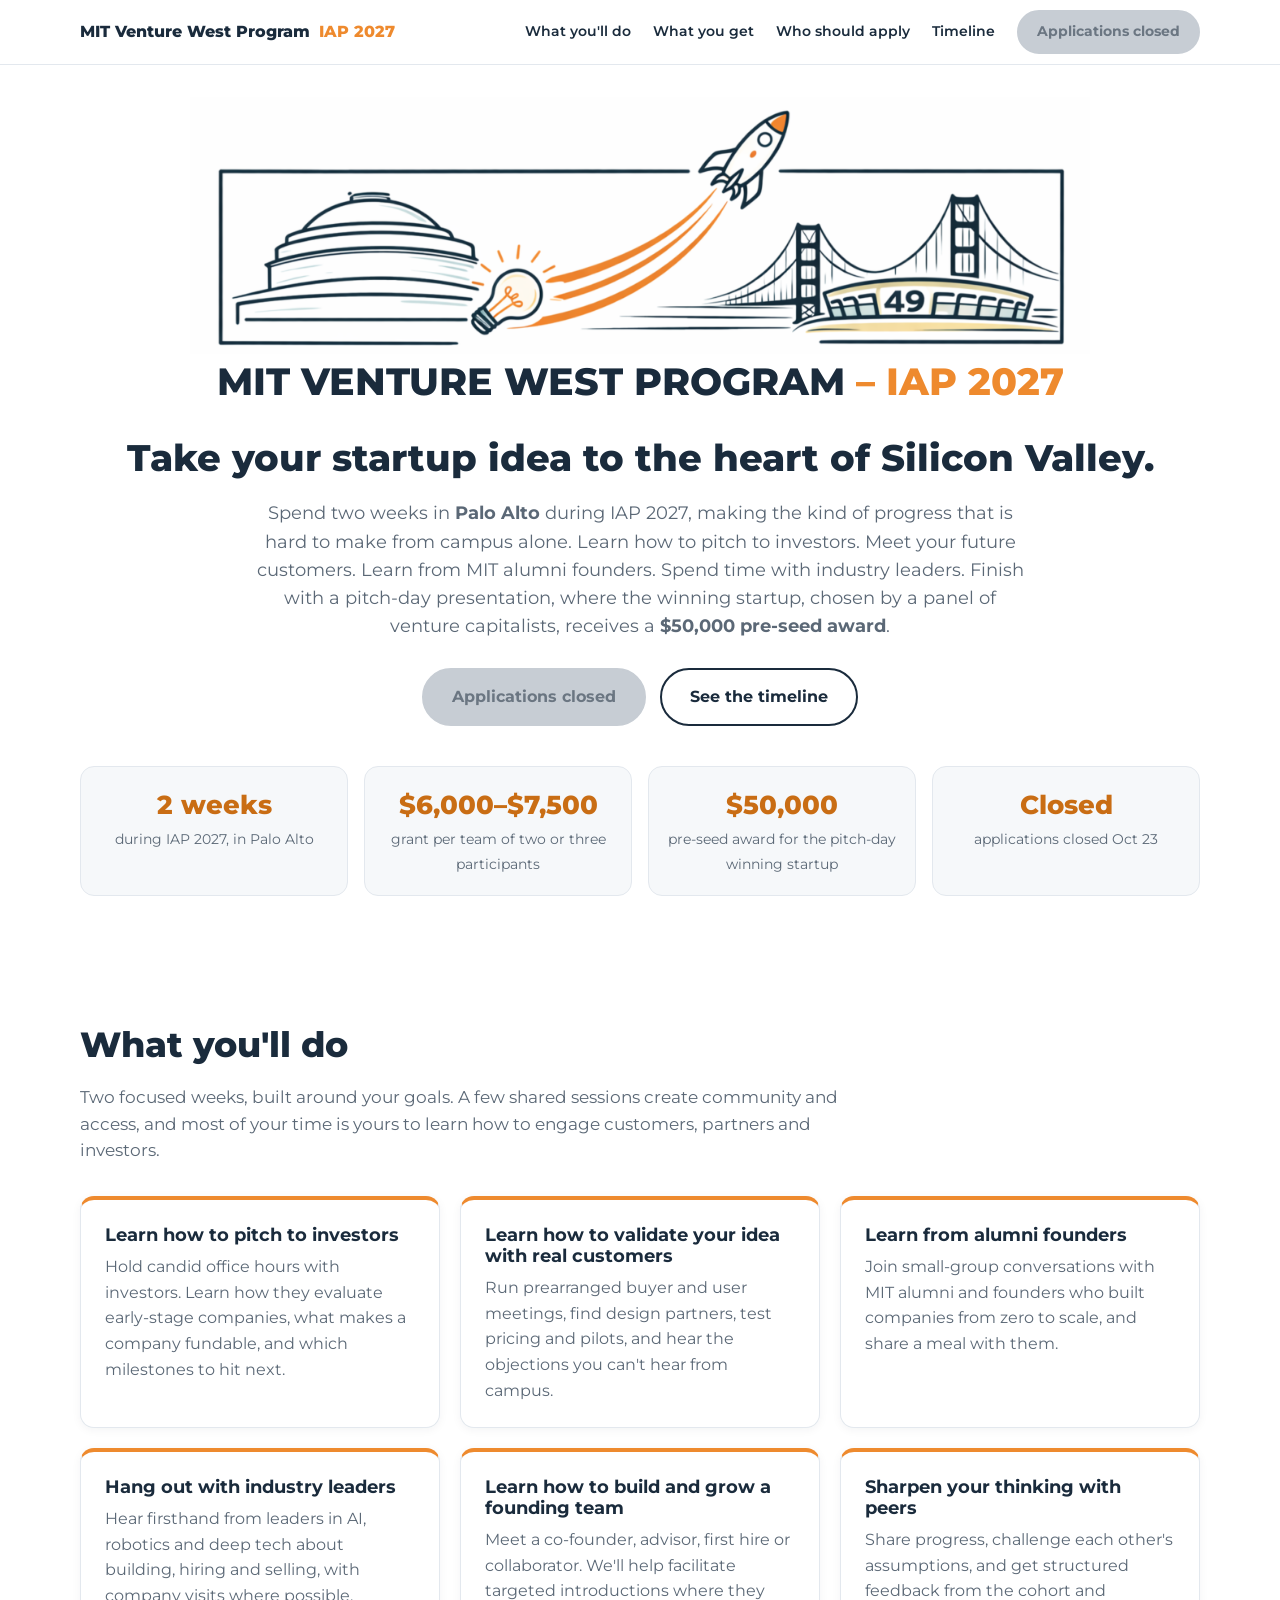
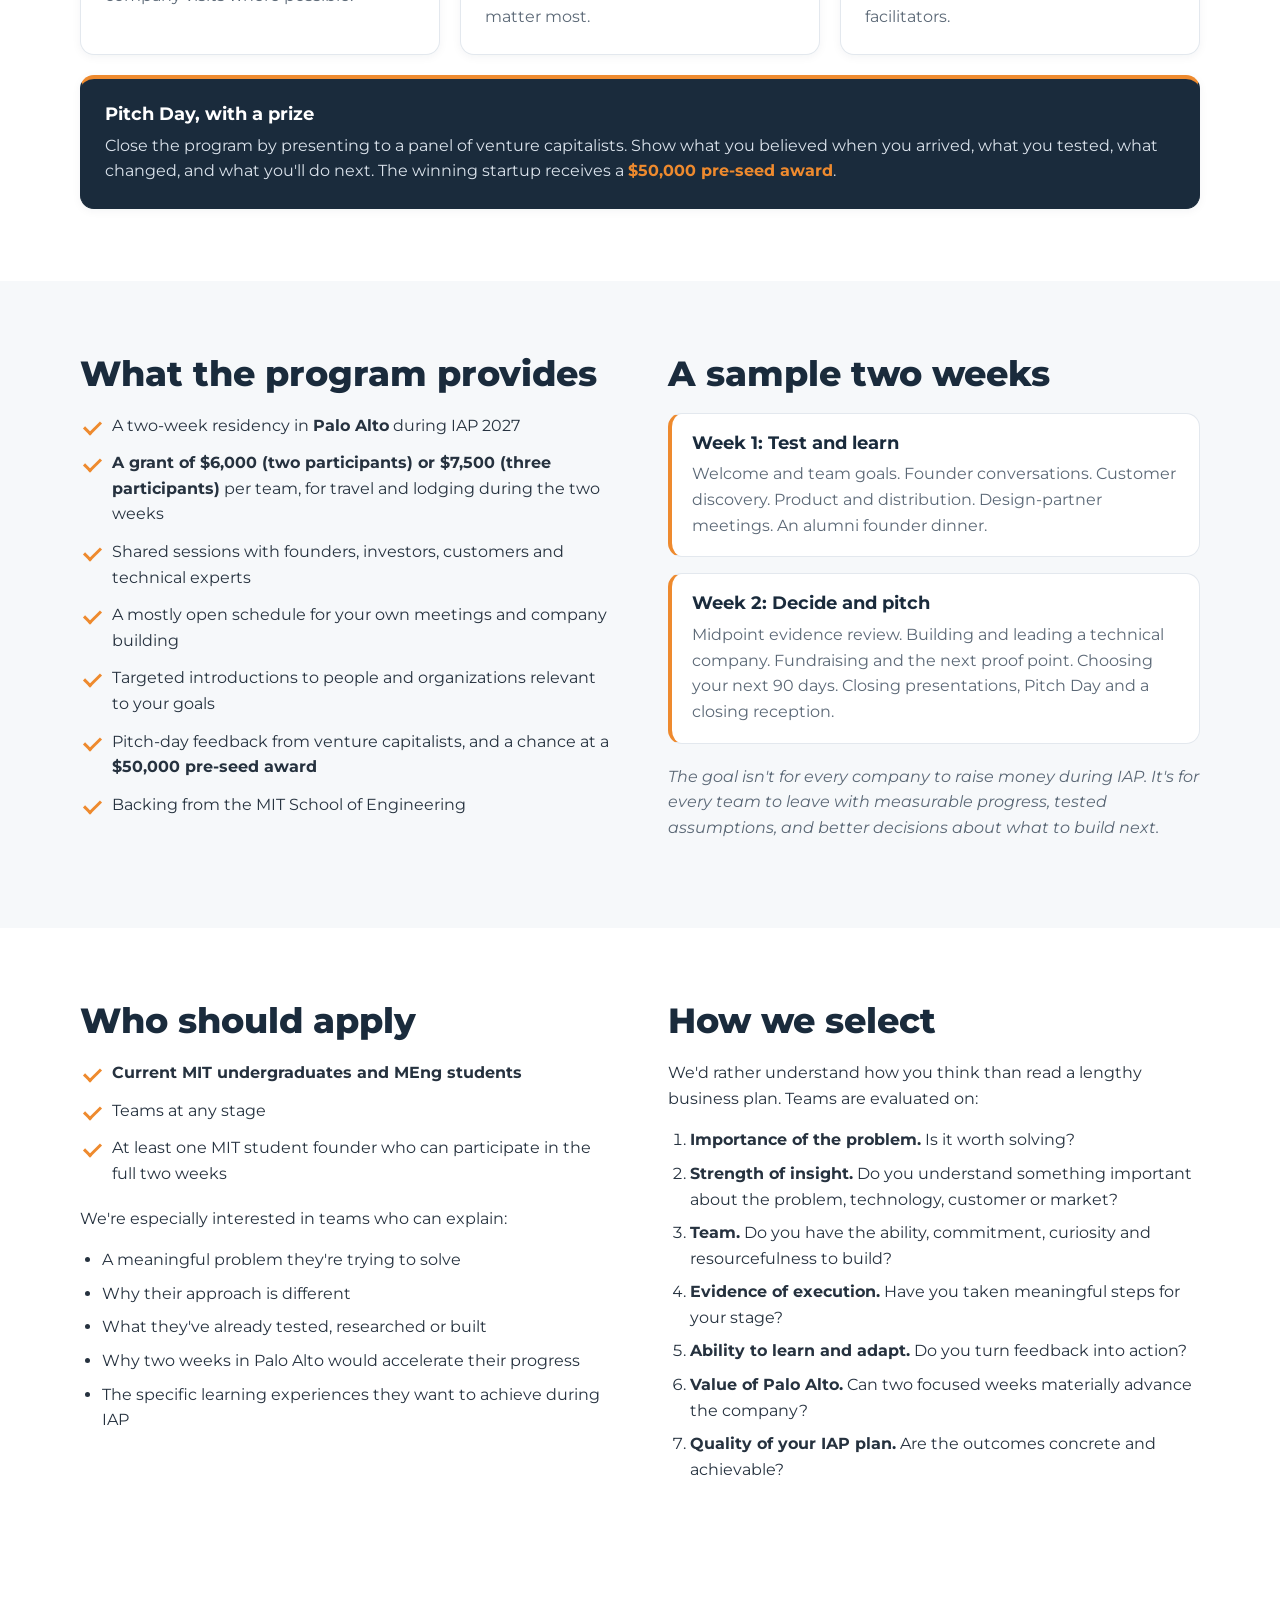
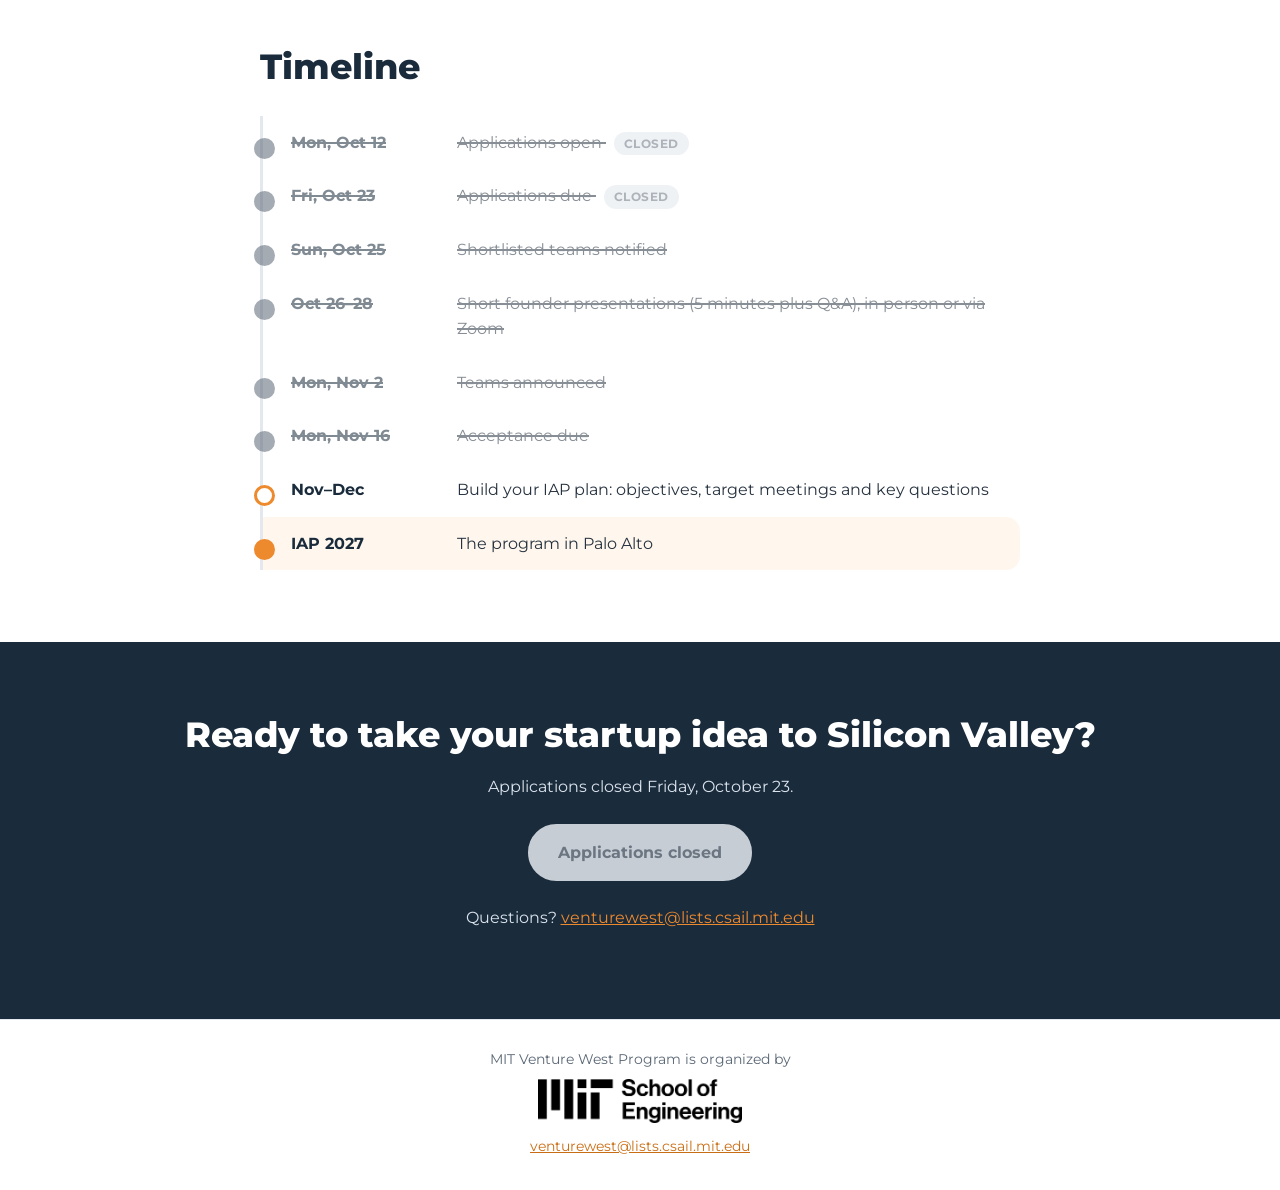
<file: data/index.html>
<!DOCTYPE html>
<html lang="en">
<head>
  <meta charset="utf-8">
  <meta name="viewport" content="width=device-width, initial-scale=1">
  <title>MIT Venture West Program – IAP 2027</title>
  <meta name="description" content="Two weeks in Palo Alto during IAP 2027. Learn how to pitch to investors, meet customers, learn from alumni founders, and move your startup idea forward. Applications closed Oct 23.">
  <link rel="icon" href="images/logo-art.png">
  <link rel="preconnect" href="https://fonts.googleapis.com">
  <link rel="preconnect" href="https://fonts.gstatic.com" crossorigin>
  <link href="https://fonts.googleapis.com/css2?family=Montserrat:wght@400;500;600;700;800&display=swap" rel="stylesheet">
  <link rel="stylesheet" href="styles.css">
</head>
<body>
  <a class="skip" href="#main">Skip to content</a>

  <header class="nav">
    <div class="wrap nav-inner">
      <a class="brand" href="#top">MIT Venture West Program <span>IAP 2027</span></a>
      <nav aria-label="Primary">
        <a href="#do">What you'll do</a>
        <a href="#provides">What you get</a>
        <a href="#eligibility">Who should apply</a>
        <a href="#timeline">Timeline</a>
        <span class="btn btn-small btn-disabled" aria-disabled="true" role="link" title="Applications are closed">Applications closed</span>
      </nav>
    </div>
  </header>

  <main id="main">
    <section class="hero" id="top">
      <div class="wrap">
        <div class="hero-logo">
          <img src="images/logo-art.png" width="2215" height="632"
               alt="The MIT dome and a lightbulb launching a rocket toward the Golden Gate Bridge and Building 49.">
          <div class="logo-title" aria-hidden="true">MIT VENTURE WEST PROGRAM <span>&ndash; IAP 2027</span></div>
        </div>
        <h1 class="visually-hidden">MIT Venture West Program – IAP 2027</h1>
        <p class="lead">Take your startup idea to the heart of Silicon Valley.</p>
        <p class="sub">Spend two weeks in <strong>Palo Alto</strong> during IAP 2027, making the kind of progress that is hard to make from campus alone. Learn how to pitch to investors. Meet your future customers. Learn from MIT alumni founders. Spend time with industry leaders. Finish with a pitch-day presentation, where the winning startup, chosen by a panel of venture capitalists, receives a <strong>$50,000 pre-seed award</strong>.</p>
        <div class="cta-row">
          <span class="btn btn-disabled" aria-disabled="true" role="link" title="Applications are closed">Applications closed</span>
          <a class="btn btn-ghost" href="#timeline">See the timeline</a>
        </div>
        <ul class="facts" aria-label="Program at a glance">
          <li><strong>2 weeks</strong><span>during IAP 2027, in Palo Alto</span></li>
          <li><strong>$6,000–$7,500</strong><span>grant per team of two or three participants</span></li>
          <li><strong>$50,000</strong><span>pre-seed award for the pitch-day winning startup</span></li>
          <li><strong>Closed</strong><span>applications closed Oct 23</span></li>
        </ul>
      </div>
    </section>

    <section id="do" class="section">
      <div class="wrap">
        <h2>What you'll do</h2>
        <p class="section-lead">Two focused weeks, built around your goals. A few shared sessions create community and access, and most of your time is yours to learn how to engage customers, partners and investors.</p>
        <div class="cards">
          <article class="card">
            <h3>Learn how to pitch to investors</h3>
            <p>Hold candid office hours with investors. Learn how they evaluate early-stage companies, what makes a company fundable, and which milestones to hit next.</p>
          </article>
          <article class="card">
            <h3>Learn how to validate your idea with real customers</h3>
            <p>Run prearranged buyer and user meetings, find design partners, test pricing and pilots, and hear the objections you can't hear from campus.</p>
          </article>
          <article class="card">
            <h3>Learn from alumni founders</h3>
            <p>Join small-group conversations with MIT alumni and founders who built companies from zero to scale, and share a meal with them.</p>
          </article>
          <article class="card">
            <h3>Hang out with industry leaders</h3>
            <p>Hear firsthand from leaders in AI, robotics and deep tech about building, hiring and selling, with company visits where possible.</p>
          </article>
          <article class="card">
            <h3>Learn how to build and grow a founding team</h3>
            <p>Meet a co-founder, advisor, first hire or collaborator. We'll help facilitate targeted introductions where they matter most.</p>
          </article>
          <article class="card">
            <h3>Sharpen your thinking with peers</h3>
            <p>Share progress, challenge each other's assumptions, and get structured feedback from the cohort and facilitators.</p>
          </article>
          <article class="card card-feature">
            <h3>Pitch Day, with a prize</h3>
            <p>Close the program by presenting to a panel of venture capitalists. Show what you believed when you arrived, what you tested, what changed, and what you'll do next. The winning startup receives a <strong>$50,000 pre-seed award</strong>.</p>
          </article>
        </div>
      </div>
    </section>

    <section id="provides" class="section alt">
      <div class="wrap two-col">
        <div>
          <h2>What the program provides</h2>
          <ul class="checks">
            <li>A two-week residency in <strong>Palo Alto</strong> during IAP 2027</li>
            <li><strong>A grant of $6,000 (two participants) or $7,500 (three participants)</strong> per team, for travel and lodging during the two weeks</li>
            <li>Shared sessions with founders, investors, customers and technical experts</li>
            <li>A mostly open schedule for your own meetings and company building</li>
            <li>Targeted introductions to people and organizations relevant to your goals</li>
            <li>Pitch-day feedback from venture capitalists, and a chance at a <strong>$50,000 pre-seed award</strong></li>
            <li>Backing from the MIT School of Engineering</li>
          </ul>
        </div>
        <div>
          <h2>A sample two weeks</h2>
          <div class="weeks">
            <div>
              <h3>Week 1: Test and learn</h3>
              <p>Welcome and team goals. Founder conversations. Customer discovery. Product and distribution. Design-partner meetings. An alumni founder dinner.</p>
            </div>
            <div>
              <h3>Week 2: Decide and pitch</h3>
              <p>Midpoint evidence review. Building and leading a technical company. Fundraising and the next proof point. Choosing your next 90 days. Closing presentations, Pitch Day and a closing reception.</p>
            </div>
          </div>
          <p class="note">The goal isn't for every company to raise money during IAP. It's for every team to leave with measurable progress, tested assumptions, and better decisions about what to build next.</p>
        </div>
      </div>
    </section>

    <section id="eligibility" class="section">
      <div class="wrap two-col">
        <div>
          <h2>Who should apply</h2>
          <ul class="checks">
            <li><strong>Current MIT undergraduates and MEng students</strong></li>
            <li>Teams at any stage</li>
            <li>At least one MIT student founder who can participate in the full two weeks</li>
          </ul>
          <p>We're especially interested in teams who can explain:</p>
          <ul class="plain">
            <li>A meaningful problem they're trying to solve</li>
            <li>Why their approach is different</li>
            <li>What they've already tested, researched or built</li>
            <li>Why two weeks in Palo Alto would accelerate their progress</li>
            <li>The specific learning experiences they want to achieve during IAP</li>
          </ul>
        </div>
        <div>
          <h2>How we select</h2>
          <p>We'd rather understand how you think than read a lengthy business plan. Teams are evaluated on:</p>
          <ol class="plain">
            <li><strong>Importance of the problem.</strong> Is it worth solving?</li>
            <li><strong>Strength of insight.</strong> Do you understand something important about the problem, technology, customer or market?</li>
            <li><strong>Team.</strong> Do you have the ability, commitment, curiosity and resourcefulness to build?</li>
            <li><strong>Evidence of execution.</strong> Have you taken meaningful steps for your stage?</li>
            <li><strong>Ability to learn and adapt.</strong> Do you turn feedback into action?</li>
            <li><strong>Value of Palo Alto.</strong> Can two focused weeks materially advance the company?</li>
            <li><strong>Quality of your IAP plan.</strong> Are the outcomes concrete and achievable?</li>
          </ol>
        </div>
      </div>
    </section>

    <section id="timeline" class="section">
      <div class="wrap narrow">
        <h2>Timeline</h2>
        <ol class="timeline">
          <li class="deadline-passed"><time datetime="2026-10-12">Mon, Oct 12</time><span>Applications open <em class="closed-tag">Closed</em></span></li>
          <li class="deadline-passed"><time datetime="2026-10-23">Fri, Oct 23</time><span>Applications due <em class="closed-tag">Closed</em></span></li>
          <li class="deadline-passed"><time datetime="2026-10-25">Sun, Oct 25</time><span>Shortlisted teams notified</span></li>
          <li class="deadline-passed"><time datetime="2026-10-26">Oct 26–28</time><span>Short founder presentations (5 minutes plus Q&amp;A), in person or via Zoom</span></li>
          <li class="deadline-passed"><time datetime="2026-11-02">Mon, Nov 2</time><span>Teams announced</span></li>
          <li class="deadline-passed"><time datetime="2026-11-16">Mon, Nov 16</time><span>Acceptance due</span></li>
          <li><time datetime="2026-11">Nov–Dec</time><span>Build your IAP plan: objectives, target meetings and key questions</span></li>
          <li class="highlight"><time datetime="2027-01">IAP 2027</time><span>The program in Palo Alto</span></li>
        </ol>
      </div>
    </section>

    <section class="section cta-band">
      <div class="wrap center">
        <h2>Ready to take your startup idea to Silicon Valley?</h2>
        <p>Applications closed Friday, October 23.</p>
        <div class="cta-row center">
          <span class="btn btn-light btn-disabled" aria-disabled="true" role="link" title="Applications are closed">Applications closed</span>
        </div>
        <p class="contact">Questions? <a href="mailto:venturewest@lists.csail.mit.edu">venturewest@lists.csail.mit.edu</a></p>
      </div>
    </section>
  </main>

  <footer class="footer">
    <div class="wrap">
      <p>MIT Venture West Program is organized by</p>
      <img class="soe" src="images/soe-logo.png" width="1800" height="388" alt="MIT School of Engineering">
      <p><a href="mailto:venturewest@lists.csail.mit.edu">venturewest@lists.csail.mit.edu</a></p>
    </div>
  </footer>
</body>
</html>
</file>
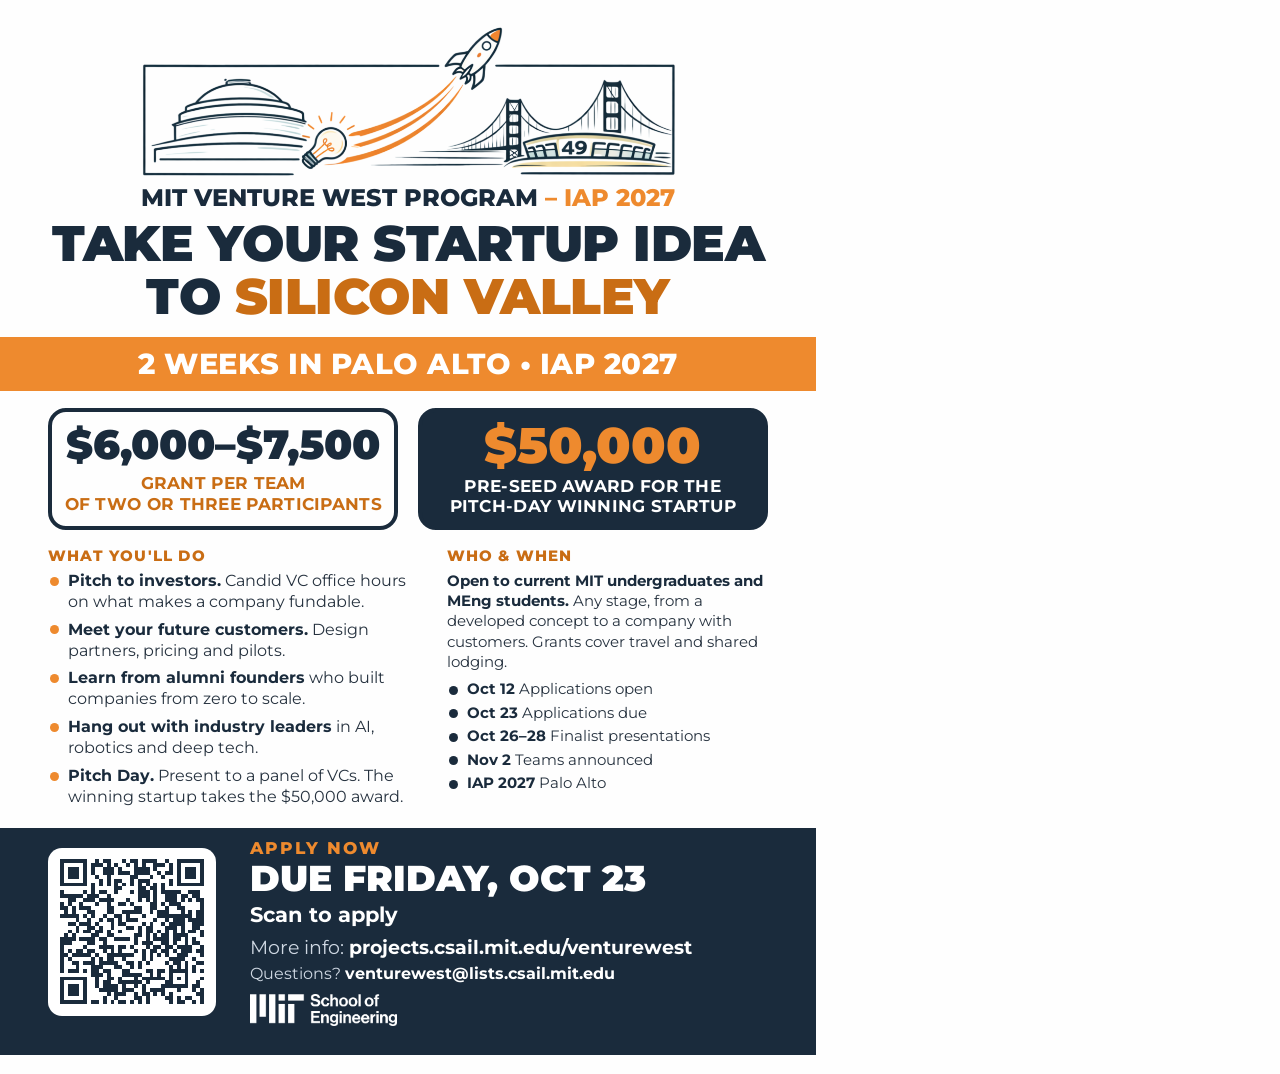
<file: promo/poster.html>
<!DOCTYPE html>
<html lang="en">
<head>
<meta charset="utf-8">
<title>MIT Venture West Program – Poster (US Letter)</title>
<link href="https://fonts.googleapis.com/css2?family=Montserrat:wght@500;600;700;800;900&display=swap" rel="stylesheet">
<style>
  @page { size: 8.5in 11in; margin: 0; }
  :root { --navy:#1a2b3c; --orange:#ee8a2e; --orange-dark:#c96d14; --ink:#26323f; }
  * { box-sizing: border-box; margin: 0; padding: 0; }
  html, body { width: 8.5in; height: 10.99in; overflow: hidden; }
  body { font-family: "Montserrat", system-ui, sans-serif; color: var(--ink); background: #fefefe; display: flex; flex-direction: column; overflow: hidden; -webkit-print-color-adjust: exact; print-color-adjust: exact; }

  .top { padding: .2in .5in 0; text-align: center; }
  .top .logo { width: 5.9in; margin: 0 auto; }
  .logo { container-type: inline-size; }
  .logo img { width: 100%; height: auto; display: block; }
  .logo-title { text-align: center; white-space: nowrap; font-weight: 800; font-size: 4.2cqw; line-height: 1.2; margin-top: .6cqw; color: var(--navy); }
  .logo-title span { color: var(--orange); }


  .headline { padding: .06in .3in .14in; text-align: center; }
  .headline h1 { font-size: 50px; line-height: 1.05; font-weight: 900; letter-spacing: -.5px; color: var(--navy); text-transform: uppercase; }
  .headline h1 em { font-style: normal; color: var(--orange-dark); }

  .strip { background: var(--orange); color: #fff; text-align: center; padding: .1in .3in; font-weight: 800; font-size: 29px; letter-spacing: .5px; text-transform: uppercase; }

  .stats { display: grid; grid-template-columns: 1fr 1fr; gap: .2in; padding: .18in .5in 0; }
  .stat { border: 4px solid var(--navy); border-radius: 18px; text-align: center; padding: .08in .1in .1in; }
  .stat b { display: block; font-size: 41px; font-weight: 900; line-height: 1.2; color: var(--navy); }
  .stat span { display: block; margin-top: 4px; font-size: 17px; font-weight: 700; color: var(--orange-dark); text-transform: uppercase; letter-spacing: .3px; line-height: 1.2; }
  .stat.award { background: var(--navy); }
  .stat.award b { color: var(--orange); font-size: 50px; line-height: 1.04; }
  .stat.award span { color: #fff; }

  .detail { display: grid; grid-template-columns: 1.15fr 1fr; gap: .3in; padding: .16in .5in .14in; flex: 1; }
  .detail h2 { font-size: 15px; font-weight: 800; letter-spacing: 1.2px; text-transform: uppercase; color: var(--orange-dark); margin-bottom: 6px; }
  .detail ul { list-style: none; }
  .detail li { font-size: 15.5px; line-height: 1.35; margin-bottom: 7px; padding-left: 20px; position: relative; }
  .detail li::before { content: ""; position: absolute; left: 2px; top: .38em; width: 9px; height: 9px; border-radius: 50%; background: var(--orange); }
  .detail li b { color: var(--navy); }
  .detail p { font-size: 14.5px; line-height: 1.4; margin-bottom: 8px; }
  .detail p b { color: var(--navy); }
  .dates li { margin-bottom: 4px; font-size: 14.5px; }
  .dates li::before { background: var(--navy); }

  .cta { background: var(--navy); color: #fff; display: grid; grid-template-columns: 1.75in 1fr; align-items: center; gap: .35in; padding: .1in .5in .5in; }
  .qr { background: #fff; border-radius: 14px; padding: .12in; }
  .qr img { width: 100%; display: block; }
  .cta .apply { font-size: 17px; font-weight: 800; letter-spacing: 2px; text-transform: uppercase; color: var(--orange); }
  .cta .deadline { white-space: nowrap; font-size: 36px; font-weight: 900; line-height: 1.0; text-transform: uppercase; margin: 2px 0 6px; }
  .cta .scan { font-size: 21px; font-weight: 700; }
  .cta .small { margin-top: 8px; font-size: 16px; color: #cfd8e3; line-height: 1.4; }
  .cta .info { font-size: 19px; line-height: 1.35; white-space: nowrap; margin-bottom: 2px; }
  .cta .info a { color: var(--orange); }
  .cta .soe { height: .33in; width: auto; display: block; margin-top: 9px; }
  .cta .small a { color: #fff; text-decoration: none; font-weight: 700; }
</style>
</head>
<body>
  <div class="top">
    <div class="logo"><img src="logo-art.png" alt=""><div class="logo-title">MIT VENTURE WEST PROGRAM <span>&ndash; IAP 2027</span></div></div>
  </div>

  <div class="headline">
    <h1>Take your startup idea<br>to <em>Silicon Valley</em></h1>
  </div>

  <div class="strip">2 weeks in Palo Alto &bull; IAP 2027</div>

  <div class="stats">
    <div class="stat"><b>$6,000&ndash;$7,500</b><span>grant per team<br>of two or three participants</span></div>
    <div class="stat award"><b>$50,000</b><span>pre-seed award for the<br>pitch-day winning startup</span></div>
  </div>

  <div class="detail">
    <div>
      <h2>What you'll do</h2>
      <ul>
        <li><b>Pitch to investors.</b> Candid VC office hours on what makes a company fundable.</li>
        <li><b>Meet your future customers.</b> Design partners, pricing and pilots.</li>
        <li><b>Learn from alumni founders</b> who built companies from zero to scale.</li>
        <li><b>Hang out with industry leaders</b> in AI, robotics and deep tech.</li>
        <li><b>Pitch Day.</b> Present to a panel of VCs. The winning startup takes the $50,000 award.</li>
      </ul>
    </div>
    <div>
      <h2>Who &amp; when</h2>
      <p><b>Open to current MIT undergraduates and MEng students.</b> Any stage, from a developed concept to a company with customers. Grants cover travel and shared lodging.</p>
      <ul class="dates">
        <li><b>Oct 12</b> Applications open</li>
        <li><b>Oct 23</b> Applications due</li>
        <li><b>Oct 26&ndash;28</b> Finalist presentations</li>
        <li><b>Nov 2</b> Teams announced</li>
        <li><b>IAP 2027</b> Palo Alto</li>
      </ul>
    </div>
  </div>

  <div class="cta">
    <div class="qr"><img src="qr.svg" alt="QR code to the application"></div>
    <div>
      <div class="apply">Apply now</div>
      <div class="deadline">Due Friday, Oct 23</div>
      <div class="scan">Scan to apply</div>
      <div class="small"><div class="info">More info: <a href="https://projects.csail.mit.edu/venturewest/">projects.csail.mit.edu/venturewest</a></div>Questions? <a href="mailto:venturewest@lists.csail.mit.edu">venturewest@lists.csail.mit.edu</a></div><img class="soe" src="soe-logo-white.png" alt="MIT School of Engineering">
    </div>
  </div>
</body>
</html>
</file>
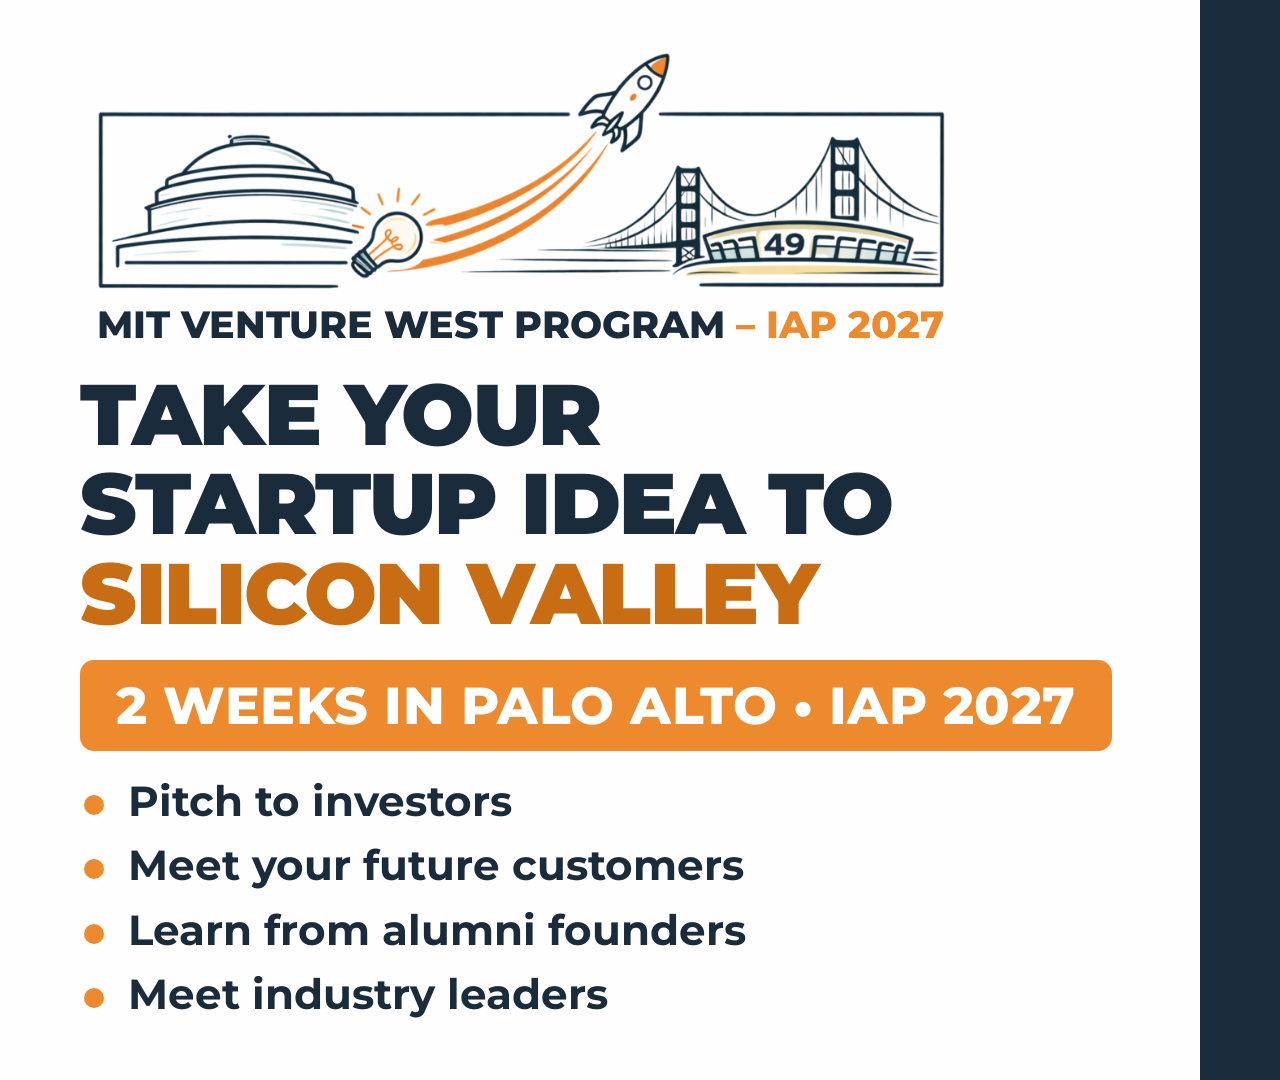
<file: promo/tv.html>
<!DOCTYPE html>
<html lang="en">
<head>
<meta charset="utf-8">
<title>MIT Venture West Program – MIT TV slide (1920x1080)</title>
<link href="https://fonts.googleapis.com/css2?family=Montserrat:wght@500;600;700;800;900&display=swap" rel="stylesheet">
<style>
  :root { --navy:#1a2b3c; --orange:#ee8a2e; --orange-dark:#c96d14; }
  * { box-sizing: border-box; margin: 0; padding: 0; }
  html, body { width: 1920px; height: 1080px; }
  body { font-family: "Montserrat", system-ui, sans-serif; background: #fefefe; color: var(--navy); overflow: hidden; display: grid; grid-template-columns: 1200px 720px; }

  .left { padding: 40px 30px 48px 80px; display: flex; flex-direction: column; justify-content: space-between; }
  .left .logo { width: 900px; margin-left: -10px; }
  .logo { container-type: inline-size; }
  .logo img { width: 100%; height: auto; display: block; }
  .logo-title { text-align: center; white-space: nowrap; font-weight: 800; font-size: 4.2cqw; line-height: 1.2; margin-top: .6cqw; color: var(--navy); }
  .logo-title span { color: var(--orange); }

  h1 { font-size: 86px; line-height: 1.04; font-weight: 900; text-transform: uppercase; letter-spacing: -1.5px; }
  h1 em { font-style: normal; color: var(--orange-dark); }
  .where { display: inline-block; align-self: flex-start; background: var(--orange); color: #fff; font-size: 52px; font-weight: 800; text-transform: uppercase; padding: 14px 36px; border-radius: 14px; letter-spacing: .5px; }
  ul { list-style: none; font-size: 42px; font-weight: 700; line-height: 1.3; }
  li { position: relative; padding-left: 48px; margin-bottom: 10px; }
  li::before { content: ""; position: absolute; left: 4px; top: .5em; width: 20px; height: 20px; border-radius: 50%; background: var(--orange); }

  .right { background: var(--navy); color: #fff; padding: 44px 40px; display: flex; flex-direction: column; align-items: center; justify-content: space-between; text-align: center; }
  .money b { display: block; font-size: 72px; line-height: 1; font-weight: 900; color: var(--orange); }
  .money span { display: block; margin-top: 6px; font-size: 30px; font-weight: 700; text-transform: uppercase; letter-spacing: .5px; line-height: 1.2; }
  .qr { background: #fff; border-radius: 26px; padding: 22px; width: 360px; }
  .qr img { width: 100%; display: block; }
  .scan { font-size: 40px; font-weight: 800; text-transform: uppercase; letter-spacing: 1px; }
  .deadline { font-size: 58px; font-weight: 900; line-height: 1.05; text-transform: uppercase; color: var(--orange); }
  .soe { height: 56px; width: auto; display: block; }
  .org { font-size: 24px; color: #cfd8e3; font-weight: 600; }
</style>
</head>
<body>
  <div class="left">
    <div class="logo"><img src="logo-art.png" alt=""><div class="logo-title">MIT VENTURE WEST PROGRAM <span>&ndash; IAP 2027</span></div></div>
    <h1>Take your<br>startup idea to<br><em>Silicon Valley</em></h1>
    <div class="where">2 weeks in Palo Alto &bull; IAP 2027</div>
    <ul>
      <li>Pitch to investors</li>
      <li>Meet your future customers</li>
      <li>Learn from alumni founders</li>
      <li>Meet industry leaders</li>
    </ul>
  </div>
  <div class="right">
    <div class="money">
      <b>$6,000&ndash;$7,500</b><span>grant per team<br>of two or three participants</span>
    </div>
    <div class="money">
      <b>$50,000</b><span>pre-seed award for the<br>pitch-day winning startup</span>
    </div>
    <div class="qr"><img src="qr.svg" alt="QR code to the application"></div>
    <div>
      <div class="scan">Scan to apply</div>
      <div class="deadline">Due Fri, Oct 23</div>
    </div>
    <div class="org">Open to MIT undergrads &amp; MEng students</div>
    <img class="soe" src="soe-logo-white.png" alt="MIT School of Engineering">
  </div>
</body>
</html>
</file>
<file: data/styles.css>
:root {
  --navy: #1a2b3c;
  --orange: #ee8a2e;
  --orange-dark: #c96d14;
  --ink: #26323f;
  --muted: #5b6876;
  --bg-alt: #f6f8fa;
  --line: #e3e8ee;
  --radius: 14px;
}

* { box-sizing: border-box; }
html { scroll-behavior: smooth; scroll-padding-top: 72px; }
body {
  margin: 0;
  font-family: "Montserrat", system-ui, -apple-system, "Segoe UI", Roboto, sans-serif;
  color: var(--ink);
  line-height: 1.6;
  background: #fff;
}
img { max-width: 100%; height: auto; display: block; }
a { color: var(--orange-dark); }
h1, h2, h3 { color: var(--navy); line-height: 1.2; margin: 0 0 .5em; }
h2 { font-size: clamp(1.6rem, 3vw, 2.2rem); font-weight: 800; }
h3 { font-size: 1.1rem; font-weight: 700; }
p { margin: 0 0 1em; }

.wrap { width: min(1120px, 100% - 40px); margin-inline: auto; }
.narrow { width: min(760px, 100% - 40px); }
.center { text-align: center; justify-content: center; }
.visually-hidden {
  position: absolute; width: 1px; height: 1px; overflow: hidden;
  clip: rect(0 0 0 0); white-space: nowrap;
}
.skip { position: absolute; left: -999px; top: 0; background: var(--navy); color: #fff; padding: 8px 14px; z-index: 100; }
.skip:focus { left: 8px; top: 8px; }

/* Nav */
.nav {
  position: sticky; top: 0; z-index: 50;
  background: rgba(255,255,255,.95); backdrop-filter: blur(6px);
  border-bottom: 1px solid var(--line);
}
.nav-inner { display: flex; align-items: center; justify-content: space-between; gap: 20px; min-height: 64px; }
.brand { font-weight: 800; color: var(--navy); text-decoration: none; white-space: nowrap; }
.brand span { color: var(--orange); margin-left: 4px; }
.nav nav { display: flex; align-items: center; gap: 22px; }
.nav nav a:not(.btn) { color: var(--navy); font-weight: 600; font-size: .9rem; text-decoration: none; }
.nav nav a:not(.btn):hover { color: var(--orange-dark); }

/* Buttons */
.btn {
  display: inline-block; background: var(--orange); color: #fff; font-weight: 700;
  padding: 14px 28px; border-radius: 999px; text-decoration: none;
  border: 2px solid var(--orange); transition: background .15s, transform .15s;
}
.btn:hover { background: var(--orange-dark); border-color: var(--orange-dark); transform: translateY(-1px); }
.btn-small { padding: 8px 18px; font-size: .9rem; }
.btn-ghost { background: transparent; color: var(--navy); border-color: var(--navy); }
.btn-ghost:hover { background: var(--navy); border-color: var(--navy); color: #fff; }
.btn-light { background: #fff; color: var(--navy); border-color: #fff; }
.btn-light:hover { background: var(--orange); border-color: var(--orange); color: #fff; }
.btn-disabled {
  background: #c7cdd4; border-color: #c7cdd4; color: #6b7682;
  cursor: not-allowed; pointer-events: none; user-select: none;
}
.btn-disabled:hover { background: #c7cdd4; border-color: #c7cdd4; transform: none; }
a:focus-visible, .btn:focus-visible { outline: 3px solid var(--navy); outline-offset: 3px; }
.cta-row { display: flex; flex-wrap: wrap; gap: 14px; margin: 28px 0; }

/* Hero */
.hero { padding: 32px 0 56px; text-align: center; }
.hero-logo { margin: 0 auto 8px; width: min(900px, 100%); container-type: inline-size; }
.hero-logo img { width: 100%; height: auto; mix-blend-mode: multiply; }
.logo-title { text-align: center; white-space: nowrap; font-weight: 800; font-size: 4.2cqw; line-height: 1.2; margin-top: .6cqw; color: var(--navy); }
.logo-title span { color: var(--orange); }
.lead { font-size: clamp(1.5rem, 3.4vw, 2.3rem); font-weight: 800; color: var(--navy); margin: 24px 0 12px; }
.sub { max-width: 780px; margin: 0 auto; font-size: 1.1rem; color: var(--muted); }
.hero .cta-row { justify-content: center; }
.facts {
  list-style: none; padding: 0; margin: 40px 0 0;
  display: grid; grid-template-columns: repeat(4, 1fr); gap: 16px;
}
.facts li { background: var(--bg-alt); border: 1px solid var(--line); border-radius: var(--radius); padding: 18px 14px; }
.facts strong { display: block; font-size: 1.6rem; color: var(--orange-dark); font-weight: 800; }
.facts span { font-size: .9rem; color: var(--muted); }

/* Sections */
.section { padding: 72px 0; }
.section.alt { background: var(--bg-alt); }
.section-lead { max-width: 760px; color: var(--muted); font-size: 1.05rem; margin-bottom: 32px; }
.two-col { display: grid; grid-template-columns: 1fr 1fr; gap: 56px; }

.cards { display: grid; grid-template-columns: repeat(3, 1fr); gap: 20px; }
.card {
  background: #fff; border: 1px solid var(--line); border-top: 4px solid var(--orange);
  border-radius: var(--radius); padding: 24px; box-shadow: 0 2px 10px rgba(26,43,60,.05);
}
.card p { margin: 0; color: var(--muted); }
.card-feature { grid-column: 1 / -1; background: var(--navy); border-color: var(--navy); border-top-color: var(--orange); }
.card-feature h3 { color: #fff; }
.card-feature p { color: #dbe3ec; }
.card-feature strong { color: var(--orange); }

.checks, .plain { padding: 0; margin: 0 0 1.2em; }
.checks { list-style: none; }
.checks li { position: relative; padding-left: 32px; margin-bottom: 12px; }
.checks li::before {
  content: ""; position: absolute; left: 4px; top: .5em; width: 14px; height: 7px;
  border-left: 3px solid var(--orange); border-bottom: 3px solid var(--orange);
  transform: rotate(-45deg);
}
.plain { padding-left: 22px; }
.plain li { margin-bottom: 8px; }

.weeks { display: grid; gap: 16px; margin-bottom: 20px; }
.weeks > div { background: #fff; border: 1px solid var(--line); border-left: 4px solid var(--orange); border-radius: var(--radius); padding: 18px 20px; }
.weeks p { margin: 0; color: var(--muted); }
.note { font-style: italic; color: var(--muted); }

.steps { list-style: none; counter-reset: step; padding: 0; margin: 0 0 32px; display: grid; grid-template-columns: repeat(2, 1fr); gap: 18px; }
.steps li { counter-increment: step; position: relative; background: #fff; border: 1px solid var(--line); border-radius: var(--radius); padding: 20px 20px 20px 64px; }
.steps li::before {
  content: counter(step); position: absolute; left: 18px; top: 20px; width: 32px; height: 32px;
  border-radius: 50%; background: var(--navy); color: #fff; font-weight: 700;
  display: grid; place-items: center;
}
.steps h3 { margin-bottom: .2em; }
.steps p { margin: 0; color: var(--muted); }
.callout { background: #fff7ee; border: 1px solid #f6d2a8; border-radius: var(--radius); padding: 24px; }
.callout p { margin: 0; }

/* Timeline */
.timeline { list-style: none; padding: 0; margin: 28px 0 0; border-left: 3px solid var(--line); }
.timeline li { position: relative; display: grid; grid-template-columns: 150px 1fr; gap: 16px; padding: 14px 0 14px 28px; }
.timeline li::before {
  content: ""; position: absolute; left: -9px; top: 22px; width: 15px; height: 15px;
  background: #fff; border: 3px solid var(--orange); border-radius: 50%;
}
.timeline time { font-weight: 700; color: var(--navy); }
.timeline .highlight { background: #fff7ee; border-radius: 0 var(--radius) var(--radius) 0; }
.timeline .highlight::before { background: var(--orange); }
.timeline .deadline-passed { opacity: .55; }
.timeline .deadline-passed time,
.timeline .deadline-passed span { text-decoration: line-through; text-decoration-thickness: 2px; }
.timeline .deadline-passed::before { background: var(--muted); border-color: var(--muted); }
.timeline .closed-tag {
  display: inline-block; margin-left: 8px; font-style: normal; font-weight: 700; font-size: .75rem;
  text-decoration: none; text-transform: uppercase; letter-spacing: .04em;
  color: #6b7682; background: #e3e8ee; border-radius: 999px; padding: 2px 10px;
}

.cta-band { background: var(--navy); color: #fff; }
.cta-band h2 { color: #fff; }
.cta-band p { color: #dbe3ec; }
.cta-band .cta-row { margin: 24px 0; }
.cta-band .contact a { color: var(--orange); }

.footer { padding: 28px 0; font-size: .9rem; color: var(--muted); text-align: center; border-top: 1px solid var(--line); }
.footer p { margin: 0 0 4px; }
.footer .soe { height: 44px; width: auto; margin: 8px auto 12px; }

@media (max-width: 900px) {
  .nav nav a:not(.btn) { display: none; }
  .facts { grid-template-columns: repeat(2, 1fr); }
  .cards, .steps, .two-col { grid-template-columns: 1fr; }
  .two-col { gap: 40px; }
  .section { padding: 52px 0; }
}
@media (max-width: 520px) {
  .brand { font-size: .9rem; }
  .timeline li { grid-template-columns: 1fr; gap: 2px; }
}
@media (prefers-reduced-motion: reduce) {
  html { scroll-behavior: auto; }
  .btn { transition: none; }
}
</file>
